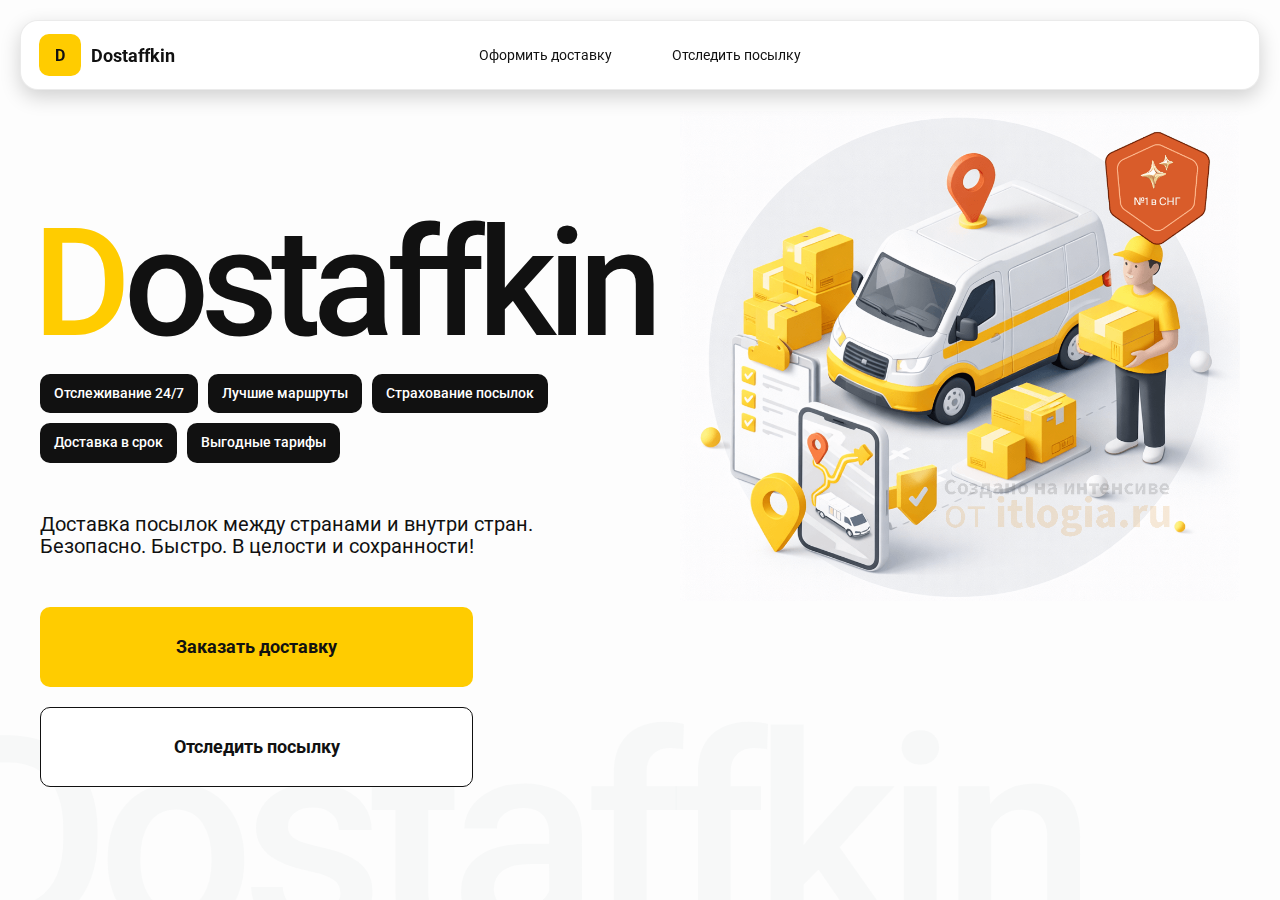
<file: index.html>
<!doctype html>
<html lang="ru">

<head>
    <meta charset="utf-8" />
    <meta name="viewport" content="width=device-width,initial-scale=1,maximum-scale=1,user-scalable=0" />
    <title>Dostaffkin — Доставка посылок между странами и внутри стран. Безопасно. Быстро. В целости и сохранности!
    </title>

    <link href="styles/base.css" rel="stylesheet" />
    <link href="styles/base_adaptive.css" rel="stylesheet" />
    <link href="styles/index.css" rel="stylesheet" />
    <link href="styles/index_adaptive.css" rel="stylesheet" />
</head>

<body>

    <div class="container">

        <header class="header">
            <a class="header-brand" href="#">
                <div class="header-logo">D</div>
                <div class="header-title">Dostaffkin</div>
            </a>
            <nav class="header-menu">
                <a class="header-link" href="order.html">Оформить <span>доставку</span></a>
                <a class="header-link" href="track.html">Отследить <span>посылку</span></a>
            </nav>
        </header>
        <main class="main">
            <section class="main-info">
                <div class="main-title">
                    <span>D</span>ostaffkin
                </div>
                <div class="main-features">
                    <div class="main-feature">Отслеживание 24/7</div>
                    <div class="main-feature">Лучшие маршруты</div>
                    <div class="main-feature">Страхование посылок</div>
                    <div class="main-feature">Доставка в срок</div>
                    <div class="main-feature">Выгодные тарифы</div>
                </div>
                <div class="main-description">
                    Доставка посылок между странами и внутри стран.
                    Безопасно. Быстро. В целости и сохранности!
                </div>
                <div class="main-actions">
                    <a class="button" type="button" href="./order.html">Заказать доставку</a>
                    <a class="button button-white" type="button" href="./track.html">Отследить посылку</a>
                </div>
            </section>
            <div class="main-title-ghost">Dostaffkin</div>
            <section class="main-image">
                <img src="images/main-image.png" alt="Main image" />
            </section>
        </main>
    </div>

</body>

</html>
</file>
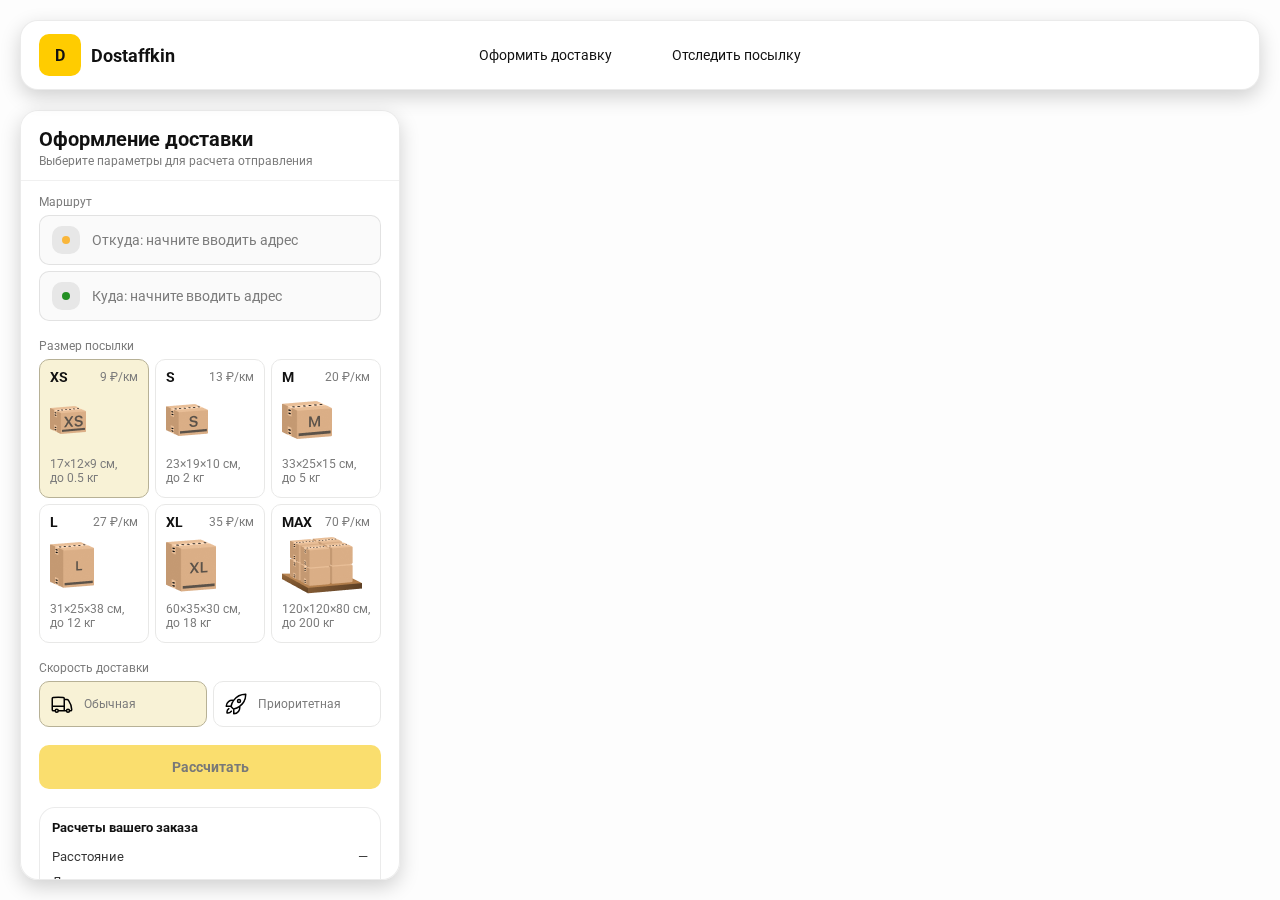
<file: order.html>
<!doctype html>
<html lang="ru">

<head>
    <meta charset="utf-8" />
    <meta name="viewport" content="width=device-width,initial-scale=1,maximum-scale=1,user-scalable=0" />
    <title>Оформление доставки</title>

    <link rel="stylesheet" href="styles/base.css" />
    <link rel="stylesheet" href="styles/base_adaptive.css" />

    <link rel="stylesheet" href="styles/order.css" />
    <link rel="stylesheet" href="styles/order_adaptive.css" />

    <script src="https://api-maps.yandex.ru/2.1/?lang=ru_RU&apikey=699e0a27-14f9-4ab2-9cf5-57f533e12714&suggest_apikey=775fae16-7182-4658-811b-0b51d94c0a51" type="text/javascript"></script>
</head>

<body>

    <div id="map"></div>

    <header class="header">
        <a class="header-brand" href="./index.html">
            <div class="header-logo">D</div>
            <div class="header-title">Dostaffkin</div>
        </a>
        <nav class="header-menu">
            <a class="header-link" href="#">Оформить <span>доставку</span></a>
            <a class="header-link" href="track.html">Отследить <span>посылку</span></a>
        </nav>
    </header>

    <aside class="main" id="sidebar">

        <div class="main-header">
            <div class="main-title">Оформление доставки</div>
            <div class="main-text">Выберите параметры для расчета отправления</div>
        </div>

        <div class="main-content">

            <div class="main-route">
                <div class="main-block-title">Маршрут</div>
                <div class="main-fields">
                    <div class="main-field" id="fromField">
                        <div class="main-pin"></div>
                        <input id="from" placeholder="Откуда: начните вводить адрес" autocomplete="off" />
                        <div class="main-ac" id="fromAc" role="listbox" aria-label="Подсказки адресов"></div>
                    </div>

                    <div class="main-field" id="toField">
                        <div class="main-pin"></div>
                        <input id="to" placeholder="Куда: начните вводить адрес" autocomplete="off" />
                        <div class="main-ac" id="toAc" role="listbox" aria-label="Подсказки адресов"></div>
                    </div>
                </div>
            </div>

            <div class="main-package">
                <div class="main-block-title">Размер посылки</div>

                <div class="main-sizes">
                    <div class="main-size-card is-active" data-value="xs">
                        <div class="main-size-top">
                            <div class="main-size-label">XS</div>
                            <div class="main-size-rate">9 ₽/км</div>
                        </div>
                        <div class="main-size-media">
                            <img src="images/sizes/xs.png" alt="Короб XS" />
                        </div>
                        <div class="main-size-description">17×12×9 см,<br>до 0.5 кг</div>
                    </div>

                    <div class="main-size-card" data-value="s">
                        <div class="main-size-top">
                            <div class="main-size-label">S</div>
                            <div class="main-size-rate">13 ₽/км</div>
                        </div>
                        <div class="main-size-media">
                            <img src="images/sizes/s.png" alt="Короб S" />
                        </div>
                        <div class="main-size-description">23×19×10 см,<br>до 2 кг</div>
                    </div>

                    <div class="main-size-card" data-value="m">
                        <div class="main-size-top">
                            <div class="main-size-label">M</div>
                            <div class="main-size-rate">20 ₽/км</div>
                        </div>
                        <div class="main-size-media">
                            <img src="images/sizes/m.png" alt="Короб M" />
                        </div>
                        <div class="main-size-description">33×25×15 см,<br>до 5 кг</div>
                    </div>

                    <div class="main-size-card" data-value="l">
                        <div class="main-size-top">
                            <div class="main-size-label">L</div>
                            <div class="main-size-rate">27 ₽/км</div>
                        </div>
                        <div class="main-size-media">
                            <img src="images/sizes/l.png" alt="Короб L" />
                        </div>
                        <div class="main-size-description">31×25×38 см,<br>до 12 кг</div>
                    </div>

                    <div class="main-size-card" data-value="xl">
                        <div class="main-size-top">
                            <div class="main-size-label">XL</div>
                            <div class="main-size-rate">35 ₽/км</div>
                        </div>
                        <div class="main-size-media">
                            <img src="images/sizes/xl.png" alt="Короб XL" />
                        </div>
                        <div class="main-size-description">60×35×30 см,<br>до 18 кг</div>
                    </div>

                    <div class="main-size-card" data-value="max">
                        <div class="main-size-top">
                            <div class="main-size-label">MAX</div>
                            <div class="main-size-rate">70 ₽/км</div>
                        </div>
                        <div class="main-size-media main-size-media-palleta">
                            <img src="images/sizes/max.png" alt="Паллета" />
                        </div>
                        <div class="main-size-description">120×120×80 см,<br>до 200 кг</div>
                    </div>
                </div>
            </div>
            <div class="main-speed">
                <div class="main-block-title">Скорость доставки</div>

                <div class="main-speeds">
                    <div class="main-speed-card is-active" data-value="regular">
                        <img class="main-speed-media" src="images/icons/regular.svg" alt="Regular" />
                        <div class="main-speed-description">Обычная</div>
                    </div>
                    <div class="main-speed-card" data-value="fast">
                        <img class="main-speed-media" src="images/icons/fast.svg" alt="Fast" />
                        <div class="main-speed-description">Приоритетная</div>
                    </div>

                </div>
            </div>

            <div class="main-calculate-block">
                <button id="calc" class="button calculate-button" type="button" disabled>Рассчитать</button>
            </div>
            <div class="main-result" id="result">
                <div class="main-result-title">Расчеты вашего заказа</div>
                <div class="main-result-lines">
                    <div class="main-result-line"><span>Расстояние</span><span id="distanceValue">—</span></div>
                    <div class="main-result-line"><span>Доставим через</span><span id="durationValue">—</span></div>
                    <div class="main-result-line"><span>Тариф</span><span id="rateValue">—</span></div>
                </div>
                <div class="main-price">
                    <div class="main-price-label">Итого</div>
                    <div class="main-price-value" id="totalValue">—</div>
                </div>
            </div>
            <div class="main-order-box">
                <div class="main-order-form" id="orderForm">
                    <div class="main-order-title">Оформление доставки</div>
                    <div class="main-block-info-row">
                        <div class="main-block-title">Контакты</div>
                        <div class="order-fields">
                            <div class="main-field">
                                <input id="customerName" placeholder="Ваше имя" autocomplete="off" />
                            </div>
                            <div class="main-field">
                                <input id="customerPhone" placeholder="Ваш телефон" autocomplete="off"
                                    inputmode="tel" />
                            </div>
                        </div>
                    </div>
                    <div class="main-block-info-row extra-info">
                        <div class="main-block-title">Дополнительная информация</div>
                        <div class="main-field textarea">
                            <textarea id="comment" placeholder="Детали доставки и комментарии"></textarea>
                        </div>
                    </div>
                    <button id="submit" class="button main-submit-request" type="button" disabled>Отправить
                        заявку
                    </button>
                </div>

                <div class="main-order-success" id="orderSuccess">
                    <div class="main-success-icon">✓</div>
                    <div class="main-success-title">Заявка отправлена!</div>
                    <div class="main-success-title">Номер отправления – <span id="orderId"></span></div>
                    <div class="main-success-subtitle">Мы скоро свяжемся с вами</div>
                </div>
            </div>
        </div>
    </aside>

<script src="scripts/order.js"></script>
</body>

</html>
</file>
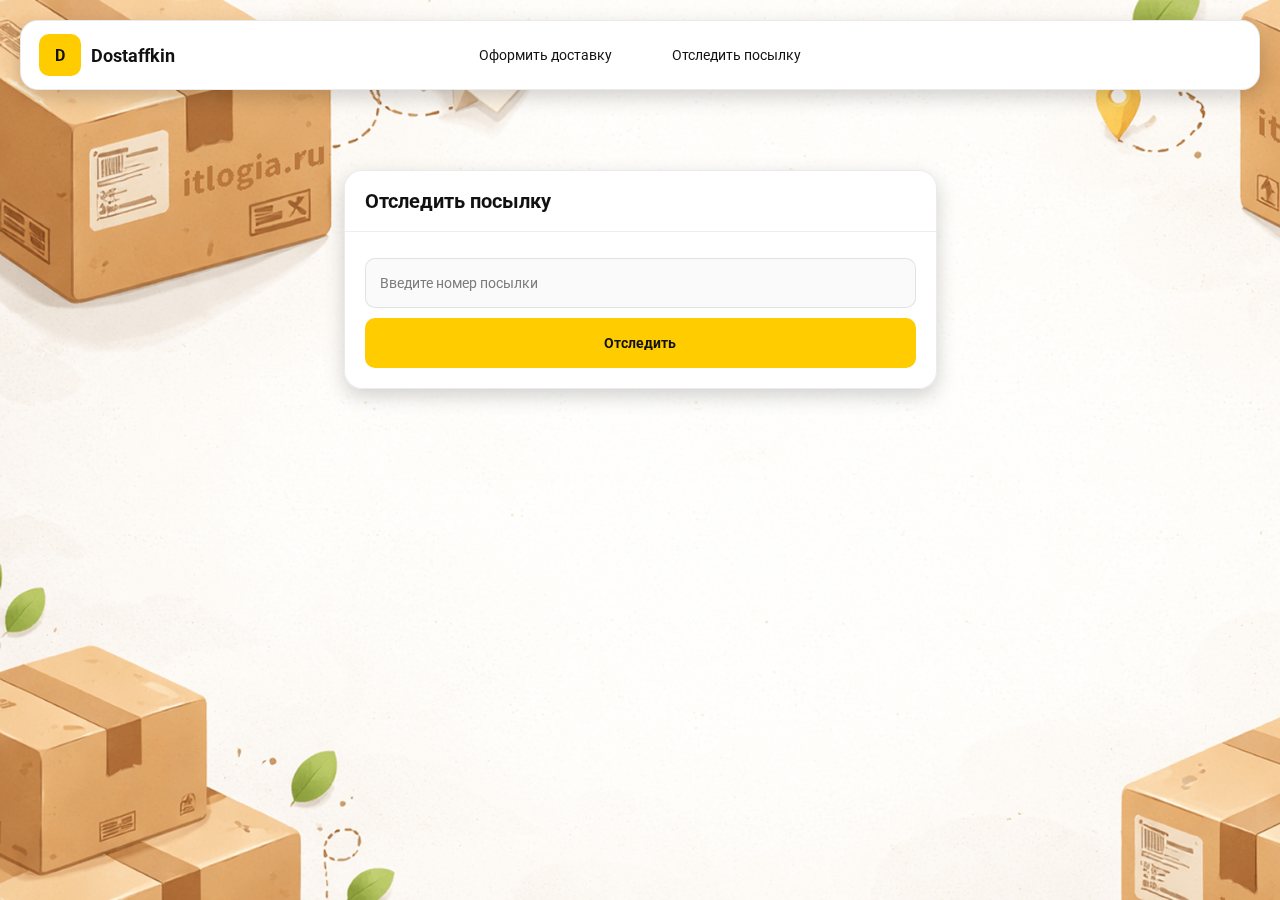
<file: track.html>
<!doctype html>
<html lang="ru">

<head>
    <meta charset="utf-8" />
    <meta name="viewport" content="width=device-width,initial-scale=1,maximum-scale=1,user-scalable=0" />
    <title>Отследить посылку</title>
    <link rel="stylesheet" href="styles/base.css" />
    <link rel="stylesheet" href="styles/base_adaptive.css" />

    <link rel="stylesheet" href="styles/track.css" />
    <link rel="stylesheet" href="styles/track_adaptive.css" />
</head>

<body>
    <div class="container">

        <header class="header">
            <a class="header-brand" href="./index.html">
                <div class="header-logo">D</div>
                <div class="header-title">Dostaffkin</div>
            </a>
            <nav class="header-menu">
                <a class="header-link" href="./order.html">Оформить <span>доставку</span></a>
                <a class="header-link" href="#">Отследить <span>посылку</span></a>
            </nav>
        </header>
        <main class="track-content">
            <section class="track-card track-search">
                <div class="track-title">Отследить посылку</div>
                <div class="track-action">
                    <div class="main-field track-field">
                        <input id="trackNumber" placeholder="Введите номер посылки" autocomplete="off" />
                    </div>
                    <button id="trackButton" class="button track-button" type="button">Отследить</button>
                </div>
            </section>
            <section class="track-card track-result" id="trackResult">
                <div class="track-result-header">
                    <div class="track-id" id="trackIdValue"></div>
                    <div class="track-routes">
                        <div class="track-route">
                            <div class="track-route-pin">
                                <svg xmlns="http://www.w3.org/2000/svg" fill="none" viewBox="0 0 24 24"
                                    stroke-width="1.5" stroke="orange" class="size-6">
                                    <path stroke-linecap="round" stroke-linejoin="round"
                                        d="M15 10.5a3 3 0 1 1-6 0 3 3 0 0 1 6 0Z" />
                                    <path stroke-linecap="round" stroke-linejoin="round"
                                        d="M19.5 10.5c0 7.142-7.5 11.25-7.5 11.25S4.5 17.642 4.5 10.5a7.5 7.5 0 1 1 15 0Z" />
                                </svg>
                            </div>
                            <div class="track-route-address" id="trackFromValue">
                                Откуда: Москва, улица Арбат, 1
                            </div>
                        </div>
                        <div class="track-route track-route-arrow">
                            <svg xmlns="http://www.w3.org/2000/svg" fill="none" viewBox="0 0 24 24" stroke-width="1.5"
                                stroke="currentColor" class="size-6">
                                <path stroke-linecap="round" stroke-linejoin="round"
                                    d="M19.5 13.5 12 21m0 0-7.5-7.5M12 21V3" />
                            </svg>
                        </div>
                        <div class="track-route">
                            <div class="track-route-pin">
                                <svg xmlns="http://www.w3.org/2000/svg" fill="none" viewBox="0 0 24 24"
                                    stroke-width="1.5" stroke="green" class="size-6">
                                    <path stroke-linecap="round" stroke-linejoin="round"
                                        d="M15 10.5a3 3 0 1 1-6 0 3 3 0 0 1 6 0Z" />
                                    <path stroke-linecap="round" stroke-linejoin="round"
                                        d="M19.5 10.5c0 7.142-7.5 11.25-7.5 11.25S4.5 17.642 4.5 10.5a7.5 7.5 0 1 1 15 0Z" />
                                </svg>
                            </div>
                            <div class="track-route-address" id="trackToValue">
                                Куда: Минск, проспект Независимости, 58
                            </div>
                        </div>
                    </div>
                </div>
                <div class="track-info">
                    <div class="track-status-title">Статус данной посылки:</div>
                    <div class="track-status-list" id="trackStatusList">
   

                    </div>
                </div>
            </section>

        </main>
    </div>
    <script src="scripts/track.js"></script>
</body>

</html>
</file>
<file: styles/base.css>
*, *::before, *::after {
    box-sizing: border-box;
}

@font-face {
    font-family: "Roboto";
    src: url("../fonts/Roboto-Regular.ttf");
    font-weight: normal;
}

@font-face {
    font-family: "Roboto";
    src: url("../fonts/Roboto-Bold.ttf");
    font-weight: bold;
}

@font-face {
    font-family: "Roboto";
    src: url("../fonts/Roboto-Medium.ttf");
    font-weight: 500;
}

html, body {
    margin: 0;
    color: #111111;
    font-family: "Roboto", sans-serif;
}

body {
    background: #FDFDFD;
}

.container {
    overflow: hidden;
    min-height: 100vh;
}

.header {
    border-radius: 18px;
    box-shadow: 0 7px 20px 0 #0000002E;
    backdrop-filter: blur(10px);
    background: #ffffff;
    left: 20px;
    border: 1px solid rgba(0, 0, 0, 0.08);
    position: fixed;
    right: 20px;
    top: 20px;
    padding: 14px 18px;
    height: 70px;
    display: flex;
    align-items: center;
    z-index: 6;
}
.header-brand {
    display: flex;
    align-items: center;
    text-decoration: none;
    gap: 10px;
}

.header-logo {
    width: 42px;
    height: 42px;
    border-radius: 10px;
    background: #FFCC00;
    display: grid;
    place-items: center;
    font-weight: bold;
    color: #111;
}

.header-title {
    font-size: 18px;
    font-weight: bold;
    color: #111111;
    text-decoration: none;
}

.header-menu {
    display: flex;
    align-items: center;
    gap: 60px;
    margin: 0;
    position: absolute;
    left: 50%;
    transform: translateX(-50%);
}

.header-link {
    font-size: 14px;
    color: #111111;
    text-decoration: none;
}

.button {
    border: 0;
    outline: none;
    height: 44px;
    border-radius: 10px;
    font-size: 14px;
    font-weight: bold;
    cursor: pointer;
    font-family: inherit;
    transition: transform .08s ease, opacity .12s ease;
    background: #ffcc00;
    color: #111111;
    text-align: center;
    text-decoration: none;
}

.button:hover {
    background-color: #E5BC19;
}

.button:disabled {
    cursor: not-allowed;
    background-color: #FADE6E;
    color: #787878;
    transform: none;
}

.button.button-white {
    background: #ffffff;
    border: 1px solid #111111;
}

.button.button-white:hover {
    background: rgb(241 241 241);
}

.main-field {
    display: flex;
    align-items: center;
    margin-top: 6px;
    gap: 10px;
    border: 1px solid #1111111A;
    background: #FAFAFA;
    border-radius: 10px;
    padding: 10px 12px;
    position: relative;
    box-sizing: border-box;
    height: 50px;
}

.main-field.textarea {
    height: auto;
}

.main-pin {
    width: 28px;
    height: 28px;
    border-radius: 10px;
    background: rgba(17, 17, 17, 0.08);
    display: grid;
    place-items: center;
    flex: 0 0 auto;
    position: relative;
}

.main-pin::before {
    content: "";
    width: 8px;
    height: 8px;
    border-radius: 999px;
    background: orange;
    opacity: .75;
    display: block;
}

.main-field:last-child .main-pin::before {
    background: green;
    opacity: .85;
}

input, textarea {
    width: 100%;
    border: 0;
    outline: none;
    background: transparent;
    font-size: 14px;
    color: #111111;
    font-family: inherit;
}

textarea {
    resize: vertical;
    min-height: 72px;
    padding: 2px 0;
}

input::placeholder, textarea::placeholder {
    color: #7C7C7C;
}

.main-field:focus-within {
    border-color: rgba(0, 0, 0, 0.20);
    box-shadow: 0 0 0 4px rgba(255, 204, 0, 0.35);
    background: rgba(255, 255, 255, 0.75);
}
</file>
<file: styles/base_adaptive.css>
@media (max-width: 767px) {
    .header {
        left: 10px;
        right: 10px;
        top: 10px;
    }

    .header-link span {
        display: none;
    }

    .header-menu {
        gap: 20px;
        justify-content: flex-start;
        margin: 0 0 0 30px;
        position: static;
        transform: none;
    }
}

@media (max-width: 420px) {
    .header-title {
        display: none;
    }
}

@media (max-width: 374px) {
    .header-menu {
        gap: 10px;
        margin: 0 0 0 10px;
    }
}
</file>
<file: styles/index.css>
.main {
    padding: 111px 40px 40px;
    position: relative;
    display: flex;
}

.main-info {
    max-width: 840px;
    width: 100%;
    position: relative;
} 

.main-title {
    margin-top: 98px;
    font-weight: 500;
    font-size: 200px;
    line-height: 1;
    letter-spacing: -0.05em;
    color: #111111;
    left: -15px;
    position: relative;
}

.main-title span {
    color: #ffcc00;
}

.main-features {
    margin-top: 15px;
    display: flex;
    flex-wrap: wrap;
    gap: 10px;
}

.main-feature {
    background: #111111;
    color: #ffffff;
    padding: 12px 14px;
    font-weight: 500;
    font-size: 14px;
    line-height: 1.1;
    border-radius: 10px;
}

.main-description {
    margin-top: 50px;
    max-width: 500px;
    font-size: 20px;
    line-height: 1.1;
    color: #111111;
}

.main-actions {
    margin-top: 50px;
    display: flex;
    flex-direction: column;
    gap: 20px;
}

.main-actions .button {
    height: 80px;
    width: 433px;
    font-size: 18px;
    font-weight: bold;
    place-items: center;
    display: grid;
}

.main-title-ghost {
    position: absolute;
    z-index: -1;
    left: -70px;
    bottom: -150px;
    font-weight: 500;
    font-size: 278px;
    line-height: 1;
    letter-spacing: -0.05em;
    color: #ECEDF04D;
}

.main-image {
    width: 1024px;
    top: 100px;
    z-index: -2;
}

.main-image img {
    width: 100%;
    max-width: 1024px;
    height: auto;
    display: block;
}
</file>
<file: styles/index_adaptive.css>
@media (max-width: 1760px) {
    .main-title {
        font-size: 150px;
        left: -7px;
    }

    .main-info {
        max-width: 640px;
    }
}

@media (max-width: 1200px) {
    .main-info {
        max-width: 540px;
    }

    .main {
        padding: 111px 20px 20px;
    }

    .main-title {
        font-size: 120px;
        left: -4px;
    }

    .main-title-ghost {
        font-size: 220px;
    }
}

@media (max-width: 1024px) {
    .main-title {
        margin-top: 30px;
    }

    .main {
        flex-direction: column-reverse;
    }

    .main-image {
        max-width: 350px;
        position: absolute;
        left: 370px;
        top: 370px;
    }

    .main-info {
        max-width: 100%;
    }

    .main-actions {
        gap: 10px;
    }

    .main-actions .button {
        height: 50px;
        font-size: 14px;
        width: auto;
        max-width: 300px;
    }

    .main-description {
        max-width: 350px;
    }
}

@media (max-width: 570px) {
    .main-title {
        font-size: 88px;
    }

    .main-description {
        max-width: 100%
    }

    .main-actions {
       width: 100%;
    }

    .main-actions .button {
        width: 100%;
        max-width: 100%
    }

    .main-image {
        max-width: 650px;
        position: absolute;
        left: 170px;
        top: 70px;
        opacity: 0.2;
    }
}

@media (max-width: 400px) {
    .main-title {
        font-size: 70px;
    }
}
</file>
<file: styles/order.css>
#map {

    position: fixed;
    inset: 0;
}
.main {
    border-radius: 18px;
    box-shadow: 0 7px 20px 0 #0000002E;
    backdrop-filter: blur(10px);
    background: rgba(255, 255, 255, 0.96);
    left: 20px;
    border: 1px solid rgba(0, 0, 0, 0.08);
    position: fixed;
    top: 110px;
    bottom: 20px;
    width: 380px;
    display: flex;
    flex-direction: column;
    overflow: hidden;
    z-index: 5;
}
.main-header {
    padding: 18px 18px 12px 18px;
    border-bottom: 1px solid rgba(0, 0, 0, 0.06);
    display: flex;
    flex-direction: column;
}

.main-title {
    font-size: 20px;
    line-height: 100%;
    font-weight: bold;
}

.main-text {
    font-size: 12px;
    margin-top: 5px;
    color: #7C7C7C;
}

.main-content {
    padding: 14px 18px 18px 18px;
    overflow: auto;
    scrollbar-width: none;
    display: flex;
    flex-direction: column;
    gap: 18px;
    flex: 1;
}

.main-block-title {
    font-size: 12px;
    color: #7C7C7C;
}

.main-route .main-block-title,
.main-package .main-block-title {
    margin-bottom: 6px;
}

.main-sizes {
    display: grid;
    gap: 6px;
    grid-template-columns: repeat(3, 1fr);
}

.main-size-card {
    border: 1px solid #E8E8E7;
    background: #FFFFFF;
    border-radius: 10px;
    padding: 10px;
    cursor: pointer;
    user-select: none;
    transition: transform .08s ease, border-color .12s ease, background .12s ease;
    min-height: 139px;
}

.main-size-card:hover {
    transform: translateY(-1px);
}

.main-size-card.is-active {
    background-color: #F8F2D6;
    border-color: #B7B196;
}

.main-size-top {
    display: flex;
    align-items: center;
    justify-content: space-between;
}

.main-size-label {
    font-weight: bold;
    font-size: 14px;
    color: #111111;
    line-height: 100%;
}

.main-size-rate {
    font-size: 12px;
    color: #7C7C7C;
    line-height: 100%;
}

.main-size-media {
    margin-top: 8px;
    height: 57px;
}

.main-size-description {
    margin-top: 8px;
    font-size: 12px;
    color: #7C7C7C;
    line-height: 1.2;
}

.calculate-button {
    width: 100%;
}

.main-result {
    border: 1px solid rgba(0, 0, 0, 0.08);
    background: rgba(255, 255, 255, 0.75);
    border-radius: 16px;
    padding: 12px;
    line-height: 1.25;
}

.main-result-title {
    font-weight: bold;
    font-size: 13px;
    color: #111111;
    margin-bottom: 13px;
}

.main-result-lines {
    gap: 8px;
    display: flex;
    flex-direction: column;
}

.main-result-line {
    font-size: 13px;
    color: rgba(17, 17, 17, 0.85);
    display: flex;
    justify-content: space-between;
}

.main-price {
    margin-top: 18px;
    padding-top: 10px;
    border-top: 1px dashed rgba(0, 0, 0, 0.12);
    display: flex;
    align-items: baseline;
    justify-content: space-between;
}

.main-price-label {
    font-size: 12px;
    color: rgba(17, 17, 17, 0.55);
}

.main-price-value {
    font-size: 20px;
    font-weight: bold;
    color: #111111;
    letter-spacing: -0.3px;
}

.main-order-box {
    background: #ffffff;
    border: 1px solid #E8E8E7;
    border-radius: 10px;
    padding: 12px;
}

.main-order-title {
    margin-bottom: 8px;
    font-weight: bold;
    font-size: 14px;
    color: #111111;
}

.main-block-info {
    display: flex;
    flex-direction: column;
    gap: 6px;
}

.order-fields {
    display: grid;
    grid-template-columns: 1fr 1fr;
    column-gap: 10px;
    margin-top: 6px;
}

.main-block-info-row.extra-info {
    display: block;
    margin-top: 13px;
}

.main-submit-request {
    width: 100%;
    margin-top: 6px;
}

.main-order-success {
    display: none;
    text-align: center;
    padding: 22px 12px;
    gap: 12px;
}

.main-order-success.is-visible {
    display: flex;
    flex-direction: column;
    align-items: center;
}

.main-success-icon {
    width: 56px;
    height: 56px;
    border-radius: 50%;
    background: #16a34a;
    color: #ffffff;
    display: grid;
    place-items: center;
    font-size: 30px;
}

.main-success-title {
    font-size: 14px;
    font-weight: bold;
    color: #111111;
}

.main-success-subtitle {
    font-size: 12px;
    color: rgba(17, 17, 17, 0.55);
    line-height: 1.3;
}

.main-speed .main-block-title {
    margin-bottom: 6px;
}

.main-speeds {
    display: grid;
    gap: 6px;
    grid-template-columns: repeat(2, 1fr);
}

.main-speed-card {
    border: 1px solid #E8E8E7;
    background: #FFFFFF;
    border-radius: 10px;
    padding: 10px;
    cursor: pointer;
    user-select: none;
    transition: transform .08s ease, border-color .12s ease, background .12s ease;
    display: flex;
    align-items: center;
    gap: 10px;
}

.main-speed-card:hover {
    transform: translateY(-1px);
}

.main-speed-card.is-active {
    background-color: #F8F2D6;
    border-color: #B7B196;
}

.main-speed-description {
    font-size: 12px;
    color: #7C7C7C;
    line-height: 1.2;
}
</file>
<file: styles/order_adaptive.css>
@media (max-width: 767px) {
    .main {
        left: 10px;
        right: 10px;
        top: 50%;
        bottom: 12px;
        width: auto;
        max-width: none;
    }
}

@media (max-width: 420px) {
    .main-sizes {
        grid-template-columns: repeat(2, 1fr);
    }
}
</file>
<file: styles/track.css>
.container {
    background: #F4F4F4 url("../images/track-bg.png");
    background-size: cover;
    min-height: 100vh;
    padding: 170px 0 50px 0;
}

.track-content {
    width: 593px;
    margin: 0 auto;
}

.track-card {
    width: 100%;
    border-radius: 18px;
    box-shadow: 0 7px 20px 0 #0000002E;
    backdrop-filter: blur(10px);
    background: rgba(255, 255, 255, 0.96);
    border: 1px solid rgba(0, 0, 0, 0.08);
}

.track-title {
    font-size: 20px;
    line-height: 100%;
    font-weight: bold;
    border-bottom: 1px solid #EEEEEE;
    padding: 20px;
}

.track-action {
    padding: 20px;
}

.track-button {
    width: 100%;
    height: 50px;
}

.track-field {
    margin-bottom: 10px;
}

.track-result {
    margin-top: 5px;
    display: none;
}

.track-result.is-visible {
    display: block;
}

.track-result-header {
    font-weight: bold;
    font-size: 14px;
    color: #111111;
    padding: 20px;
    border-bottom: 1px solid #EEEEEE;
}

.track-id {
    margin-bottom: 12px;
    font-size: 20px;
}

.track-routes {
    display: flex;
    flex-direction: column;
    gap: 10px;
    font-weight: normal;
}

.track-route {
    display: flex;
    align-items: center;
    gap: 10px;
}

.track-route-pin {
    width: 24px;
    height: 24px;
    flex-shrink: 0;
}

.track-route-arrow {
    padding: 15px 0;
    width: 24px;
    height: 24px;
}

.track-info {
    padding: 20px;
}

.track-status {
    display: flex;
    align-items: center;
    font-size: 12px;
    gap: 10px;
}

.track-status-title {
    font-size: 14px;
    color: #111111;
    margin-bottom: 20px;
}

.track-status-list {
    display: flex;
    flex-direction: column;
    gap: 15px;
}

.track-status-icon {
    width: 40px;
    height: 40px;
    border-radius: 50%;
    background: rgba(17, 17, 17, 0.08);
    display: grid;
    place-items: center;
    flex: 0 0 auto;
}

.track-status.created .track-status-icon {
    background-color: #F1CB00;
}

.track-status.in-way .track-status-icon {
    background-color: #F08A11;
}

.track-status.ready .track-status-icon {
    background-color: #A35D0A;
}

.track-status.done .track-status-icon {
    background-color: #37C93B;
}

.track-status-text {
    display: flex;
    align-items: center;
    justify-content: space-between;
    color: #111111;
    font-size: 12px;
    flex: 1;
}

.track-status-date {
    color: rgba(17, 17, 17, 0.55);
}
</file>
<file: styles/track_adaptive.css>
@media (max-width: 767px) {
    .container {
        padding: 130px 0 50px 0;
    }

    .track-content {
        width: 100%;
        padding-left: 10px;
        padding-right: 10px;
    }

    .track-result-header {
        padding: 20px;
    }
}
</file>
